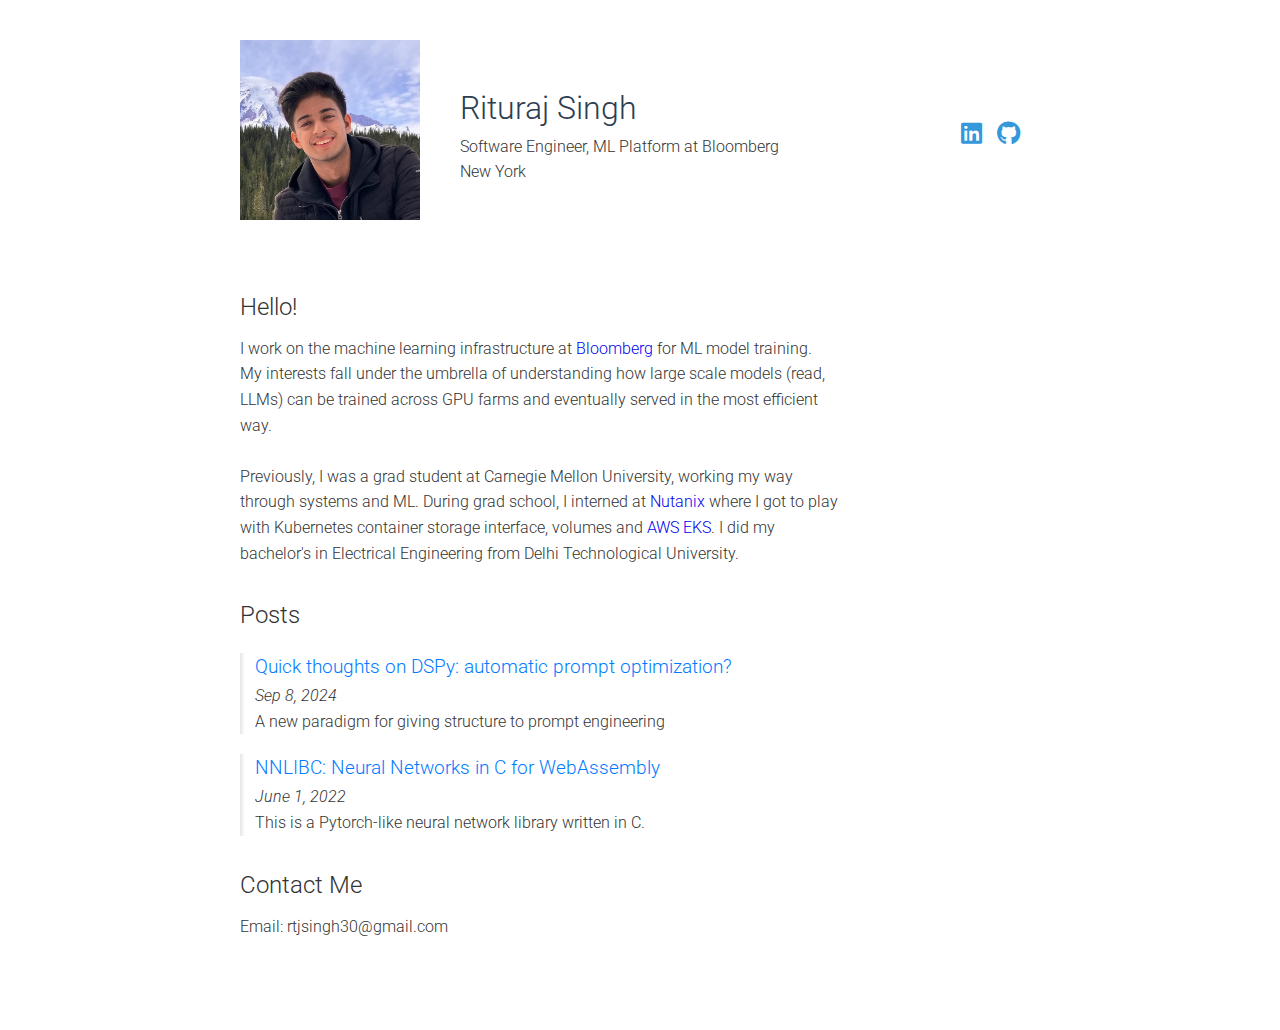
<file: index.html>
<!DOCTYPE html>
<html lang="en">
<head>
    <meta charset="UTF-8">
    <meta name="viewport" content="width=device-width, initial-scale=1.0">
    <title>Rituraj Singh</title>
    <link rel="stylesheet" href="styles.css">
    <link href="https://fonts.googleapis.com/css2?family=Roboto:wght@100;300;400;700&display=swap" rel="stylesheet">
    <link rel="stylesheet" href="https://cdnjs.cloudflare.com/ajax/libs/font-awesome/6.0.0-beta3/css/all.min.css">
</head>
<body>
    <div class="container">
        <header>
            <div class="profile-image">
                <img src="rituraj.png" alt="John Doe">
            </div>
            <div class="header-text">
                <h1>Rituraj Singh</h1>
                <p>Software Engineer, ML Platform at Bloomberg</p>
                <p>New York</p>
            </div>
            <div class="social-links">
                <a href="https://www.linkedin.com/in/riturajsinghcmu/" target="_blank" aria-label="LinkedIn">
                    <i class="fab fa-linkedin"></i>
                </a>
                <a href="https://github.com/ritzdevp" target="_blank" aria-label="GitHub">
                    <i class="fab fa-github"></i>
                </a>
            </div>
        </header>

        <main>
            <section id="about">
                <h2>Hello!</h2>
                <p>
                    I work on the machine learning infrastructure at <a href="https://www.bloomberg.com/company/" target="_blank">Bloomberg</a> for
                    ML model training.
                    <br>
                    My interests fall under the umbrella of understanding how large scale models (read, LLMs)
                    can be trained across GPU farms and eventually served in the most efficient way.
                    
                    <br>
                    <br>
                    
                    Previously, I was a grad student at Carnegie Mellon University, working
                    my way through systems and ML. During grad school, I interned at <a target="_blank" href="https://www.nutanix.com/what-we-do">Nutanix</a> where I got to play with Kubernetes container storage interface, volumes and <a target="_blank" href="https://aws.amazon.com/eks/">AWS EKS</a>.
                    I did my bachelor's in Electrical Engineering from Delhi Technological University.

                </p>
            </section>
            <section id="blogs">
                <h2>Posts</h2>
                <ul>
                    <li>
                        <h3><a target="_blank" href="blogs/dspy.html">Quick thoughts on DSPy: automatic prompt optimization?</a></h3>
                        <p><em>Sep 8, 2024</em></p>
                        <p>A new paradigm for giving structure to prompt engineering</p>
                    </li>
                    <li>
                        <h3><a target="_blank" href="blogs/blog.html">NNLIBC: Neural Networks in C for WebAssembly</a></h3>
                        <p><em>June 1, 2022</em></p>
                        <p>This is a Pytorch-like neural network library written in C.</p>
                    </li>
                </ul>
            </section>

            <section id="contact">
                <h2>Contact Me</h2>
                <p>Email: rtjsingh30@gmail.com</p>
            </section>
        </main>

        <footer>
            <!-- <p>prompt engineering for building static sites is awesome!</p> -->
        </footer>
    </div>
</body>
</html>
</file>
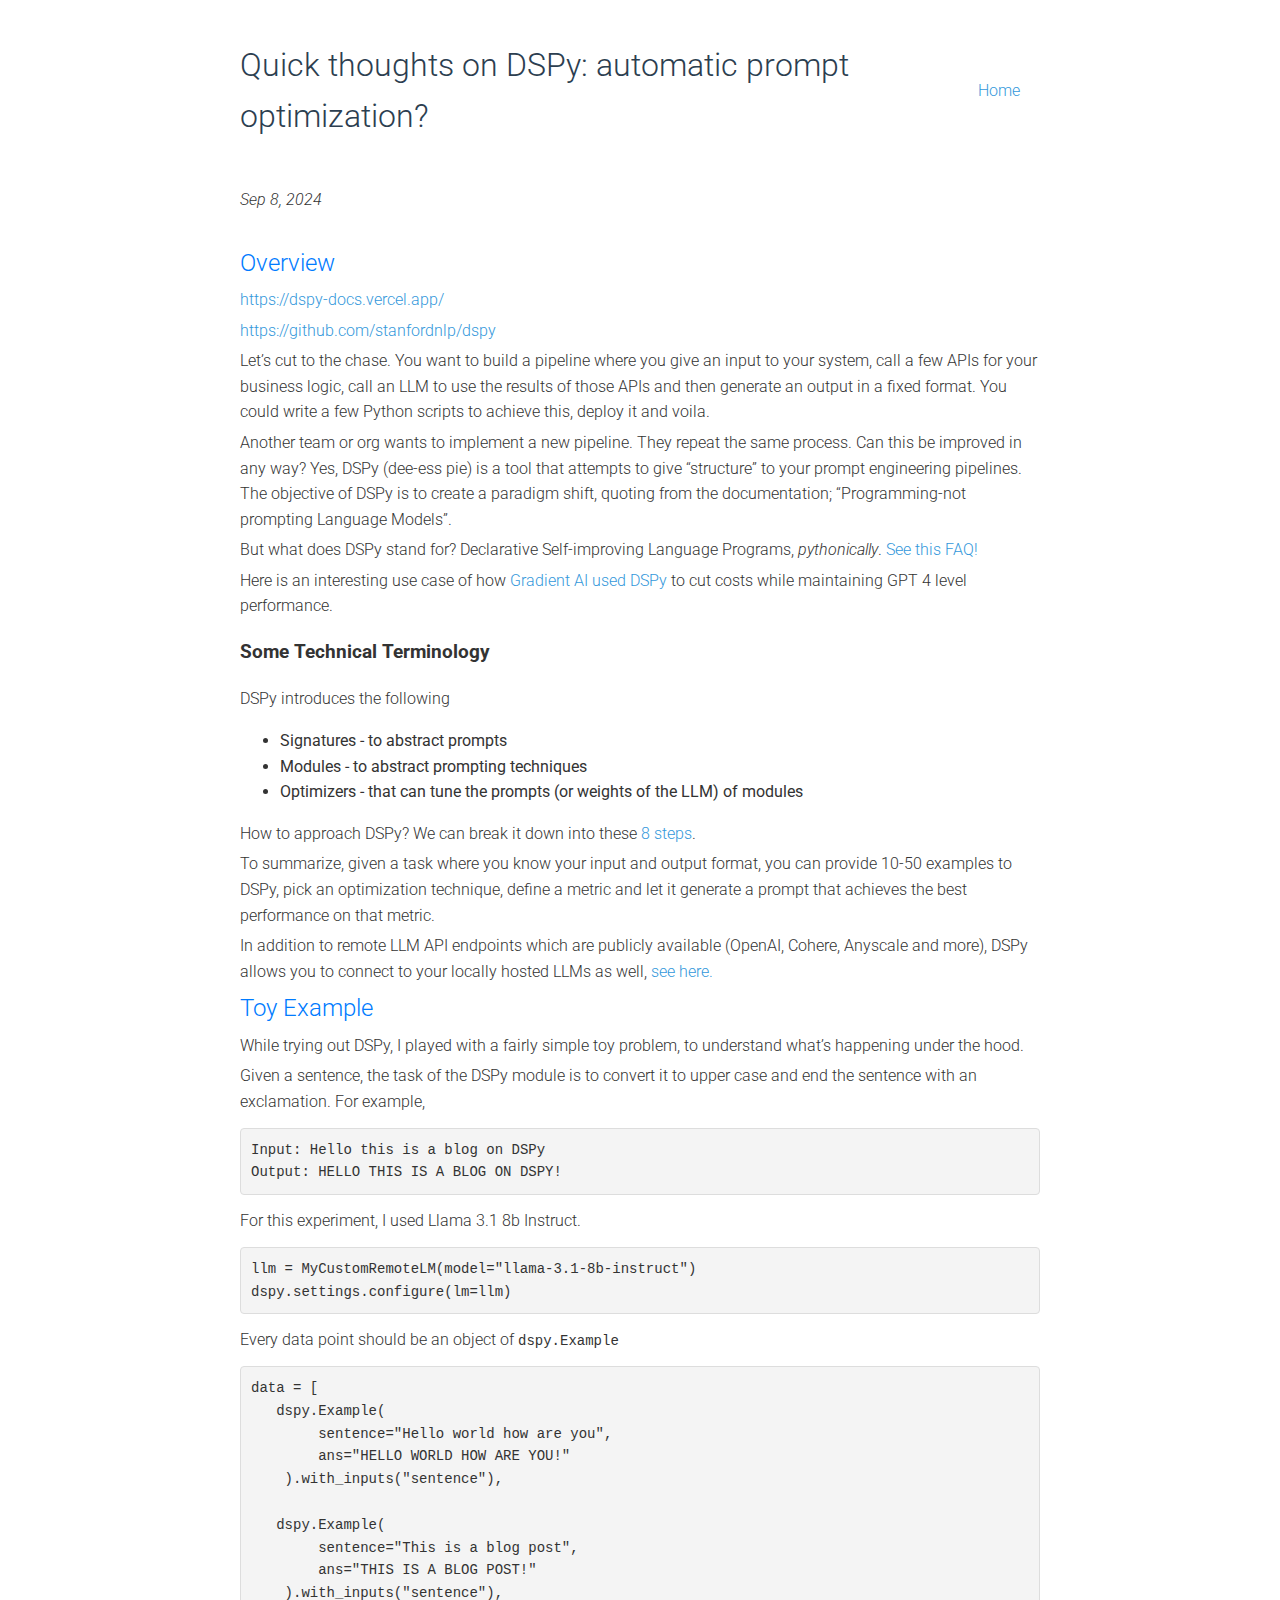
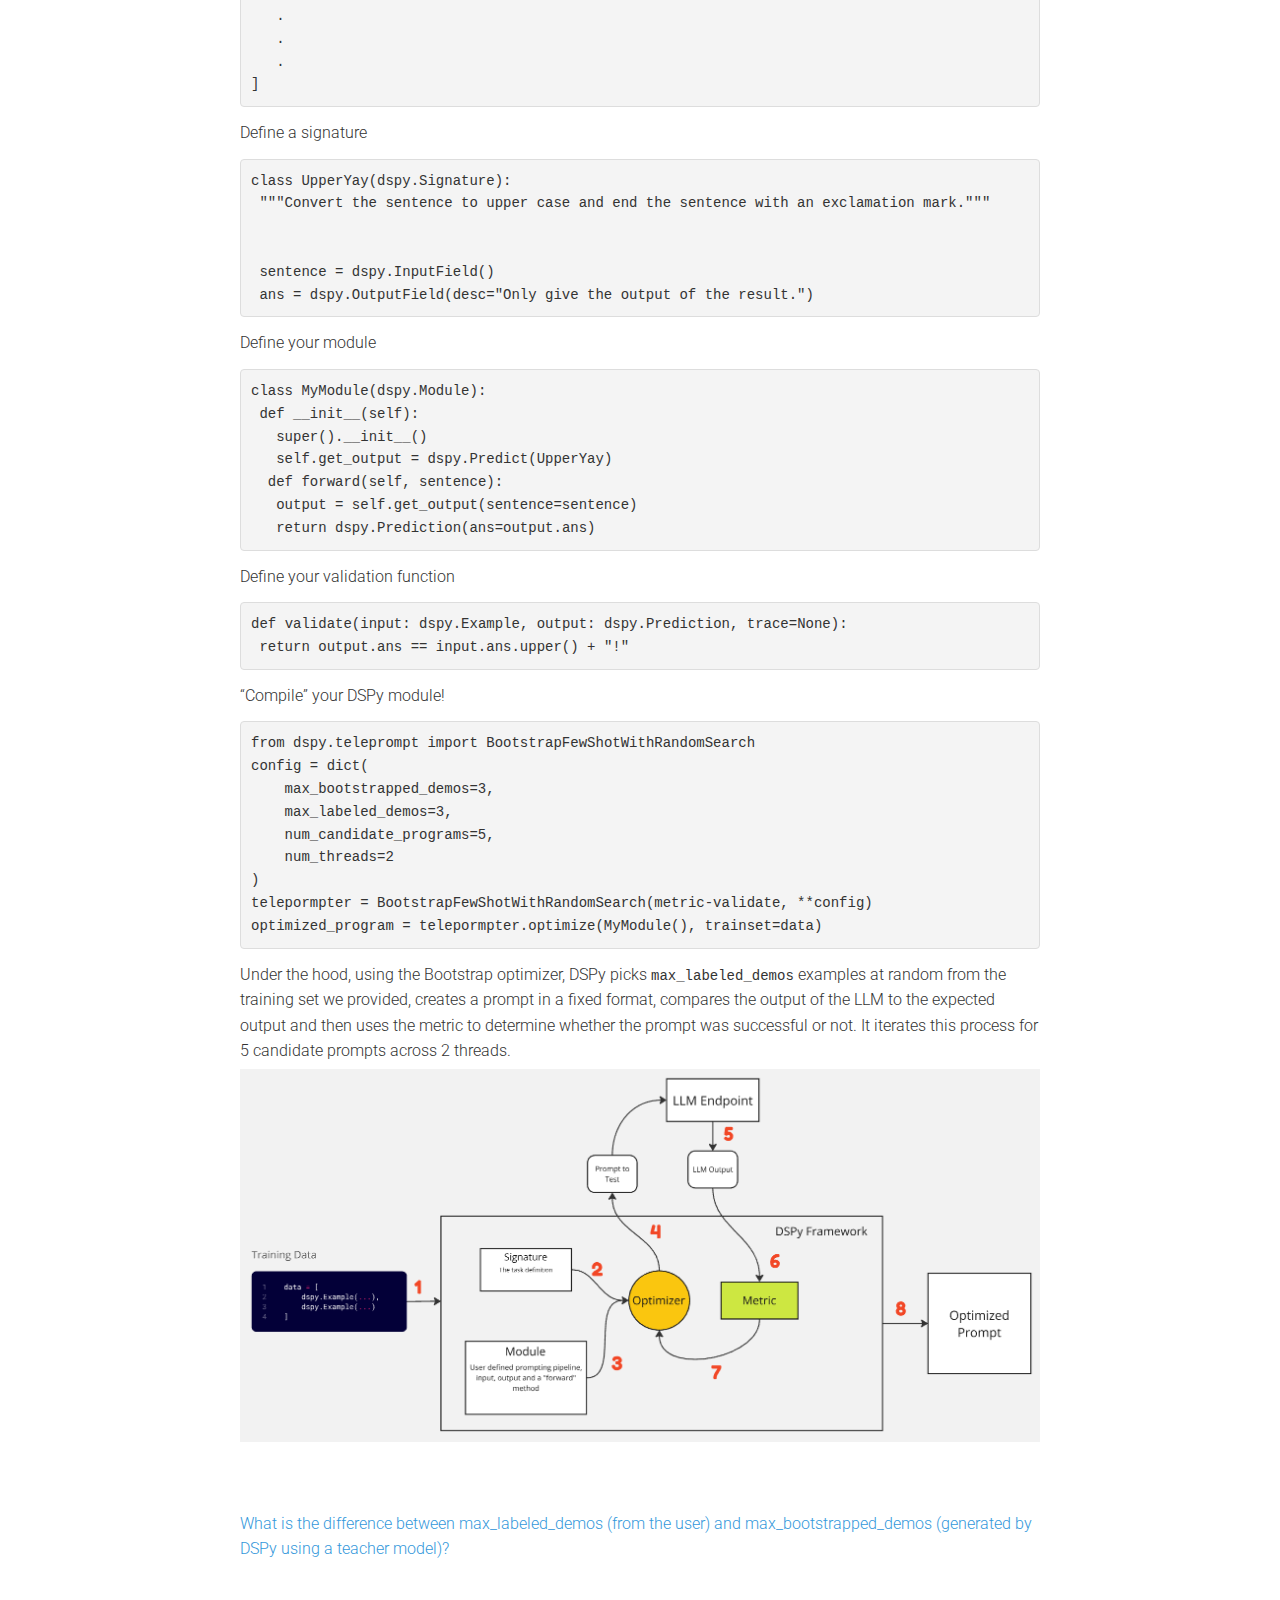
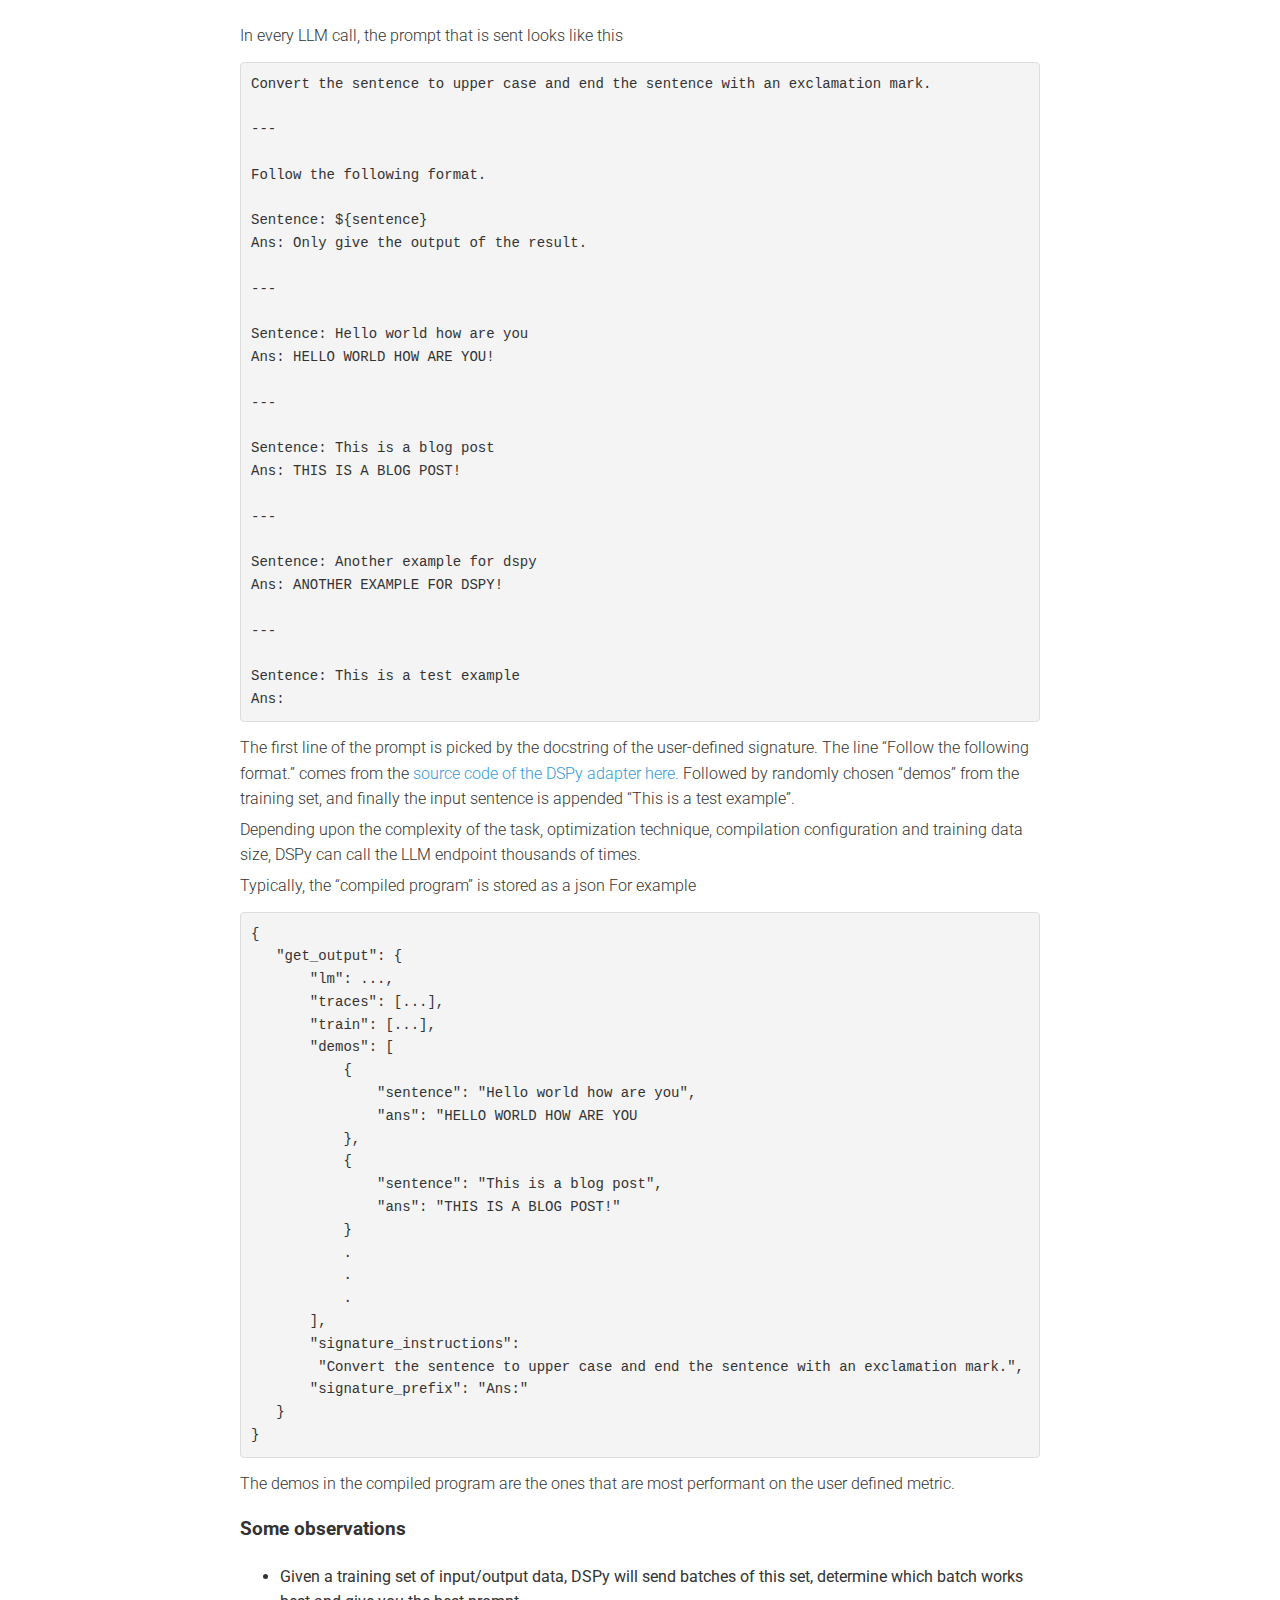
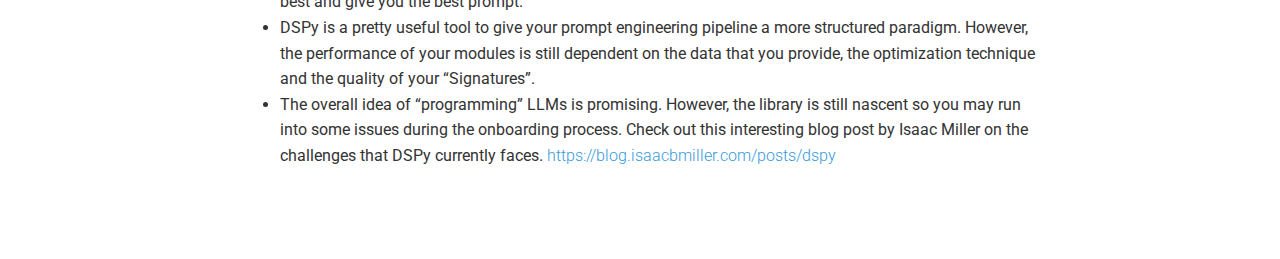
<file: blogs/dspy.html>
<!DOCTYPE html>
<html lang="en">

<head>
    <meta charset="UTF-8">
    <meta name="viewport" content="width=device-width, initial-scale=1.0">
    <title>Quick thoughts on DSPy: automatic prompt optimization?</title>
    <link rel="stylesheet" href="blog.css"> <!-- Link to the blog styles -->
    <link href="https://fonts.googleapis.com/css2?family=Roboto:wght@100;300;400;700&display=swap" rel="stylesheet">
</head>

<body>
    <div class="container">
        <header>
            <h1>Quick thoughts on DSPy: automatic prompt optimization?</h1>
            <nav>
                <ul>
                    <li style="margin-left: auto;"><a href="../index.html">Home</a></li>
                    <!-- Home link moved to the right -->
                </ul>
            </nav>
        </header>

        <main>
            <section id="blog-posts">
                <article>
                    <!-- <h2><a href="#">Blog Post Title 1</a></h2> -->
                    <!-- <h2></h2> -->
                    <p><em>Sep 8, 2024</em></p>
                    <br>
                    <h2 id="quick-thoughts-on-dspy-automatic-prompt-optimization-">Overview</h2>
<p><a target="_blank" href="https://dspy-docs.vercel.app/">https://dspy-docs.vercel.app/</a></p>
<p><a target="_blank" href="https://github.com/stanfordnlp/dspy">https://github.com/stanfordnlp/dspy</a></p>
<p>Let’s cut to the chase. 
You want to build a pipeline where you give an input to your system, call a few APIs for your business logic, call an LLM to use the results of those APIs and then generate an output in a fixed format. 
You could write a few Python scripts to achieve this, deploy it and voila. </p>
<p>Another team or org wants to implement a new pipeline. They repeat the same process.
Can this be improved in any way?
Yes, DSPy (dee-ess pie)  is a tool that attempts to give “structure” to your prompt engineering pipelines.
The objective of DSPy is to create a paradigm shift, quoting from the documentation; “Programming-not prompting Language Models”.</p>
<p>But what does DSPy stand for? Declarative Self-improving Language Programs, <em>pythonically</em>. <a target="_blank" href="https://github.com/stanfordnlp/dspy?tab=readme-ov-file#mini-faqs">See this FAQ!</a></p>
<p>Here is an interesting use case of how <a target="_blank" href="https://gradient.ai/blog/achieving-gpt-4-level-performance-at-lower-cost-using-dspy">Gradient AI used DSPy</a> to cut costs while maintaining GPT 4 level performance.</p>
<h3 id="some-technical-terminology">Some Technical Terminology</h3>
<p>DSPy introduces the following</p>
<ul>
<li>Signatures - to abstract prompts</li>
<li>Modules - to abstract prompting techniques</li>
<li>Optimizers - that can tune the prompts (or weights of the LLM) of modules</li>
</ul>
<p>How to approach DSPy?
We can break it down into these <a target="_blank" href="https://dspy-docs.vercel.app/docs/building-blocks/solving_your_task">8 steps</a>. </p>
<p>To summarize, given a task where you know your input and output format, you can provide 10-50 examples to DSPy, pick an optimization technique, define a metric and let it generate a prompt that achieves the best performance on that metric.</p>
<p>In addition to remote LLM API endpoints which are publicly available (OpenAI, Cohere, Anyscale and more), DSPy allows you to connect to your locally hosted LLMs as well, <a target="_blank" href="https://dspy-docs.vercel.app/docs/deep-dive/language_model_clients/custom-lm-client">see here.</a></p>
<h2 id="toy-example">Toy Example</h2>
<p>While trying out DSPy, I played with a fairly simple toy problem, to understand what’s happening under the hood.</p>
<p>Given a sentence, the task of the DSPy module is to convert it to upper case and end the sentence with an exclamation.
For example,</p>
<pre><code>Input: Hello this <span class="hljs-keyword">is</span> a blog <span class="hljs-keyword">on</span> DSPy
Output: HELLO THIS <span class="hljs-keyword">IS</span> A BLOG <span class="hljs-keyword">ON</span> DSPY!
</code></pre><p>For this experiment, I used Llama 3.1 8b Instruct.</p>
<pre><code>llm = MyCustomRemoteLM(model=<span class="hljs-string">"llama-3.1-8b-instruct"</span>)
dspy<span class="hljs-selector-class">.settings</span><span class="hljs-selector-class">.configure</span>(lm=llm)
</code></pre><p>Every data point should be an object of <code>dspy.Example</code></p>
<pre><code>data = [
   dspy.Example(
        sentence=<span class="hljs-string">"Hello world how are you"</span>,
        ans=<span class="hljs-string">"HELLO WORLD HOW ARE YOU!"</span>
    ).with_inputs(<span class="hljs-string">"sentence"</span>),

   dspy.Example(
        sentence=<span class="hljs-string">"This is a blog post"</span>,
        ans=<span class="hljs-string">"THIS IS A BLOG POST!"</span>
    ).with_inputs(<span class="hljs-string">"sentence"</span>),
   .
   .
   .
]
</code></pre><p>Define a signature</p>
<pre><code><span class="hljs-class"><span class="hljs-keyword">class</span> <span class="hljs-title">UpperYay</span><span class="hljs-params">(dspy.Signature)</span>:</span>
 <span class="hljs-string">"""Convert the sentence to upper case and end the sentence with an exclamation mark."""</span>


 sentence = dspy.InputField()
 ans = dspy.OutputField(desc=<span class="hljs-string">"Only give the output of the result."</span>)
</code></pre><p>Define your module</p>
<pre><code><span class="hljs-class"><span class="hljs-keyword">class</span> <span class="hljs-title">MyModule</span>(<span class="hljs-title">dspy</span>.<span class="hljs-title">Module</span>):</span>
 <span class="hljs-function"><span class="hljs-keyword">def</span> <span class="hljs-title">__init__</span><span class="hljs-params">(<span class="hljs-keyword">self</span>)</span></span>:
   <span class="hljs-keyword">super</span>().__init_<span class="hljs-number">_</span>()
   <span class="hljs-keyword">self</span>.get_output = dspy.Predict(UpperYay)
  <span class="hljs-function"><span class="hljs-keyword">def</span> <span class="hljs-title">forward</span><span class="hljs-params">(<span class="hljs-keyword">self</span>, sentence)</span></span>:
   output = <span class="hljs-keyword">self</span>.get_output(sentence=sentence)
   <span class="hljs-keyword">return</span> dspy.Prediction(ans=output.ans)
</code></pre><p>Define your validation function</p>
<pre><code><span class="hljs-function"><span class="hljs-keyword">def</span> <span class="hljs-title">validate</span><span class="hljs-params">(<span class="hljs-symbol">input:</span> dspy.Example, <span class="hljs-symbol">output:</span> dspy.Prediction, trace=None)</span></span>:
 <span class="hljs-keyword">return</span> output.ans == input.ans.upper() + <span class="hljs-string">"!"</span>
</code></pre><p>“Compile” your DSPy module!</p>
<pre><code>from dspy.teleprompt <span class="hljs-built_in">import</span> BootstrapFewShotWithRandomSearch
<span class="hljs-attr">config</span> = dict(
    <span class="hljs-attr">max_bootstrapped_demos=3,</span>
    <span class="hljs-attr">max_labeled_demos=3,</span>
    <span class="hljs-attr">num_candidate_programs=5,</span>
    <span class="hljs-attr">num_threads=2
)</span>
<span class="hljs-attr">telepormpter</span> = BootstrapFewShotWithRandomSearch(metric-validate, **config)
<span class="hljs-attr">optimized_program</span> = telepormpter.optimize(MyModule(), <span class="hljs-attr">trainset=data)</span>
</code></pre><p>Under the hood, using the Bootstrap optimizer, DSPy picks <code>max_labeled_demos</code> examples at random from the training set we provided, creates a prompt in a fixed format, compares the output of the LLM to the expected output and then uses the metric to determine whether the prompt was successful or not.
It iterates this process for 5 candidate prompts across 2 threads.</p>
<p><img src="dspy.png" alt="dspydiag" width="100%"></p>
<br>
<br>
<p><a target="_blank" href="https://dspy-docs.vercel.app/docs/deep-dive/teleprompter/bootstrap-fewshot#using-bootstrapfewshot">What is the difference between max_labeled_demos (from the user) and max_bootstrapped_demos (generated by DSPy using a teacher model)?</a></p>
<br>
<br>
<p>In every LLM call, the prompt that is sent looks like this</p>
<pre><code>Convert the sentence to upper case and end the sentence with an exclamation mark.

<span class="hljs-meta">---</span>

Follow the following format.

<span class="hljs-attr">Sentence:</span> ${sentence}
<span class="hljs-attr">Ans:</span> Only give the output of the result.

<span class="hljs-meta">---</span>

<span class="hljs-attr">Sentence:</span> Hello world how are you
<span class="hljs-attr">Ans:</span> HELLO WORLD HOW ARE YOU!

<span class="hljs-meta">---</span>

<span class="hljs-attr">Sentence:</span> This is a blog post
<span class="hljs-attr">Ans:</span> THIS IS A BLOG POST!

<span class="hljs-meta">---</span>

<span class="hljs-attr">Sentence:</span> Another example for dspy
<span class="hljs-attr">Ans:</span> ANOTHER EXAMPLE FOR DSPY!

<span class="hljs-meta">---</span>

<span class="hljs-attr">Sentence:</span> This is a test example
<span class="hljs-attr">Ans:</span>
</code></pre><p>The first line of the prompt is picked by the docstring of the user-defined signature.
The line “Follow the following format.” comes from the <a target="_blank" href="https://github.com/stanfordnlp/dspy/blob/main/dsp/adapters/template.py">source code of the DSPy adapter here.</a>
Followed by randomly chosen “demos” from the training set, and finally the input sentence is appended “This is a test example”.</p>
<p>Depending upon the complexity of the task, optimization technique, compilation configuration and training data size, DSPy can call the LLM endpoint thousands of times.</p>
<p>Typically, the “compiled program” is stored as a json
For example</p>
<pre><code>{
   <span class="hljs-string">"get_output"</span>: {
       <span class="hljs-string">"lm"</span>: ...,
       <span class="hljs-string">"traces"</span>: [...],
       <span class="hljs-string">"train"</span>: [...],
       <span class="hljs-string">"demos"</span>: [
           {
               <span class="hljs-string">"sentence"</span>: <span class="hljs-string">"Hello world how are you"</span>,
               <span class="hljs-string">"ans"</span>: <span class="hljs-string">"HELLO WORLD HOW ARE YOU
           },
           {
               "</span>sentence<span class="hljs-string">": "</span>This <span class="hljs-keyword">is</span> a blog post<span class="hljs-string">",
               "</span>ans<span class="hljs-string">": "</span>THIS <span class="hljs-keyword">IS</span> A BLOG POST!<span class="hljs-string">"
           }
           .
           .
           .
       ],
       "</span>signature_instructions<span class="hljs-string">":
        "</span>Convert the sentence to upper <span class="hljs-keyword">case</span> <span class="hljs-keyword">and</span> <span class="hljs-keyword">end</span> the sentence <span class="hljs-keyword">with</span> an exclamation mark.<span class="hljs-string">",
       "</span>signature_prefix<span class="hljs-string">": "</span>Ans:<span class="hljs-string">"
   }
}</span>
</code></pre><p>The demos in the compiled program are the ones that are most performant on the user defined metric.</p>
<h3 id="some-observations">Some observations</h3>
<ul>
<li>Given a training set of input/output data, DSPy will send batches of this set, determine which batch works best and give you the best prompt.</li>
<li>DSPy is a pretty useful tool to give your prompt engineering pipeline a more structured paradigm. However, the performance of your modules is still dependent on the data that you provide, the optimization technique and the quality of your “Signatures”.</li>
<li>The overall idea of “programming” LLMs is promising. However, the library is still nascent so you may run into some issues during the onboarding process.
Check out this interesting blog post by Isaac Miller on the challenges that DSPy currently faces. <a target="_blank" href="https://blog.isaacbmiller.com/posts/dspy">https://blog.isaacbmiller.com/posts/dspy</a></li>
</ul>

            </section>
        </main>

        <footer>
            <!-- <p>prompt engineering for building static sites is awesome!</p> -->
        </footer>
    </div>
</body>

</html>
</file>
<file: styles.css>
/* General styles for the portfolio */

html, body {
    height: 100%; /* Make sure the body takes the full height */
    margin: 0; /* Remove default margin */
}

body {
    font-family: 'Roboto', sans-serif; /* Use Roboto font */
    line-height: 1.6;
    background-color: #ffffff; /* White background */
    color: #333; /* Default text color */
}

.container {
    display: flex;
    flex-direction: column; /* Stack children vertically */
    min-height: 100vh; /* Make the container at least the height of the viewport */
    width: 80%;
    max-width: 800px;
    margin: 0 auto;
    padding: 20px;
    background-color: #fff; /* Container background remains white */
}

header {
    display: flex;
    align-items: center;
    padding: 20px 0;
}

.profile-image {
    margin-right: 20px;
}

.profile-image img {
    width: 180px;  /* Increased width */
    height: 180px; /* Increased height */
    object-fit: cover; /* Maintain aspect ratio */
    border-radius: 0; /* Removed circular border */
}

.header-text {
    text-align: left; /* Ensure header text is left-aligned */
    margin-left: 20px; /* Added margin to move text to the right */
}

h1 {
    margin: 0;
    color: #2c3e50; /* Original dark blue color for main heading */
    text-align: left; /* Left-align main heading */
    font-weight: 300; /* Use lighter weight for a slimmer appearance */
}

h2 {
    color: #333333; /* Original dark gray color for subheadings */
    margin-bottom: 10px; /* Space below the heading */
    text-align: left; /* Left-align subheadings */
    font-weight: 300; /* Use lighter weight for a slimmer appearance */
}

h3 {
    font-weight: 300; /* Use lighter weight for h3 */
}

/* Apply lighter font weight to paragraphs */
p {
    font-weight: 300; /* Use lighter weight for paragraphs */
}

nav {
    display: flex;
    justify-content: center; /* Center the navigation links */
    margin-bottom: 20px; /* Add some space below the navigation */
}

nav ul {
    list-style-type: none;
    padding: 0;
    display: flex;
}

nav ul li {
    margin: 0 20px;
}

nav ul li a {
    text-decoration: none; /* Remove underline from links */
    color: #3498db; /* Link color */
    font-weight: 300; /* Use lighter weight for navigation links */
    transition: color 0.3s ease; /* Smooth transition for hover effect */
}

nav ul li a:hover {
    color: #2c3e50; /* Darker color on hover for a stylish effect */
}

main {
    flex: 1; /* Allow the main content to expand and take available space */
    padding: 20px 0;
}

section {
    margin-bottom: 30px;
}

ul {
    list-style-type: none; /* Remove bullets from the list */
    padding-left: 0; /* Remove left padding */
}

ul li {
    margin-bottom: 15px; /* Space between list items */
}

p, ul {
    text-align: left; /* Left-align paragraphs and lists */
    margin: 0; /* Remove any margin */
    max-width: 600px; /* Optional: limit the width of the content */
}

footer {
    text-align: center; /* Center the footer text */
    padding: 10px 0;
    font-size: 0.9em;
    color: #777;
    margin-top: auto; /* Push the footer to the bottom of the container */
}

/* Styles for blog post headings */
h3 a {
    color: #007BFF; /* Nice blue color for blog post titles */
    text-decoration: none; /* Remove underline from links */
}

a {
    text-decoration: none;
}

article h3 a:visited {
    color: #007BFF; /* Keep the same color when visited */
}

article h3 a:hover {
    color: #0056b3; /* Darker blue on hover for a stylish effect */
}

.social-links {
    display: flex;
    gap: 15px; /* Space between icons */
    margin-left: auto; /* Push social links to the right */
    margin-right: 20px; /* Add extra space to the right */
}

.social-links a {
    color: #3498db; /* Icon color */
    font-size: 1.5em; /* Icon size */
    text-decoration: none; /* Remove underline */
}

.social-links a:hover {
    color: #2c3e50; /* Darker color on hover */
}

/* New styles for blog posts */
#blogs ul li {
    margin-bottom: 20px;
    padding-left: 15px; /* Add padding on the left for the shadow */
    position: relative; /* For positioning the pseudo-element */
    transition: transform 0.2s ease;
}

#blogs ul li::before {
    content: '';
    position: absolute;
    top: 0;
    left: 0; /* Align shadow to the left */
    bottom: 0;
    width: 5px; /* Width of the shadow */
    background: linear-gradient(to right, rgba(0,0,0,0.1), rgba(0,0,0,0));
}

#blogs ul li:hover {
    transform: translateX(5px);
}

#blogs h3 {
    margin-bottom: 0; /* Remove margin below the heading */
}

#blogs p {
    margin: 0; /* Remove all margins from paragraphs in the blogs section */
}
</file>
<file: blogs/blog.css>
/* General styles for the blog */

html, body {
    height: 100%; /* Make sure the body takes the full height */
}

body {
    font-family: 'Roboto', sans-serif; /* Use Roboto font */
    line-height: 1.6;
    margin: 0;
    padding: 0;
    background-color: #ffffff; /* White background */
    color: #333; /* Default text color */
}

.container {
    display: flex;
    flex-direction: column; /* Stack children vertically */
    min-height: 100vh; /* Make the container at least the height of the viewport */
    width: 80%;
    max-width: 800px;
    margin: 0 auto;
    padding: 20px;
    background-color: #fff; /* Container background remains white */
}

header {
    display: flex;
    align-items: center;
    justify-content: space-between; /* Space between title and navigation */
    padding: 20px 0;
}

h1 {
    margin: 0;
    color: #2c3e50; /* Dark blue color for blog title */
    font-weight: 300; /* Use lighter weight for a slimmer appearance */
}

nav {
    display: flex;
    justify-content: flex-end; /* Align navigation to the right */
}

nav ul {
    list-style-type: none;
    padding: 0;
    display: flex;
}

/* Apply lighter font weight to paragraphs */
p {
    font-weight: 300; /* Use lighter weight for paragraphs */
}

nav ul li {
    margin: 0 20px; /* Space between links */
}

nav ul li a {
    text-decoration: none; /* Remove underline from links */
    color: #3498db; /* Link color */
    font-weight: 300; /* Use lighter weight for navigation links */
    transition: color 0.3s ease; /* Smooth transition for hover effect */
}

nav ul li a:hover {
    color: #2c3e50; /* Darker color on hover for a stylish effect */
}

main {
    flex: 1; /* Allow the main content to expand and take available space */
    padding: 20px 0;
}

section {
    margin-bottom: 30px;
}

article {
    margin-bottom: 20px; /* Space between blog posts */
}

article h2 {
    margin: 0; /* Remove margin for the blog post title */
    color: #007BFF; /* Nice blue color for blog post titles */
    font-weight: 300; /* Use lighter weight for a slimmer appearance */
}

article p {
    margin: 5px 0; /* Space between paragraphs */
}

article a {
    text-decoration: none; /* Remove underline from links */
    color: #3498db; /* Link color */
    font-weight: 300; /* Use lighter weight for links */
}

footer {
    text-align: center;
    padding: 10px 0;
    font-size: 0.9em;
    color: #777;
}

pre {
    background-color: #f4f4f4;
    border: 1px solid #ddd;
    border-radius: 4px;
    padding: 10px;
}
code {
    font-family: Consolas, Monaco, 'Andale Mono', monospace;
    font-size: 14px;
}
</file>
